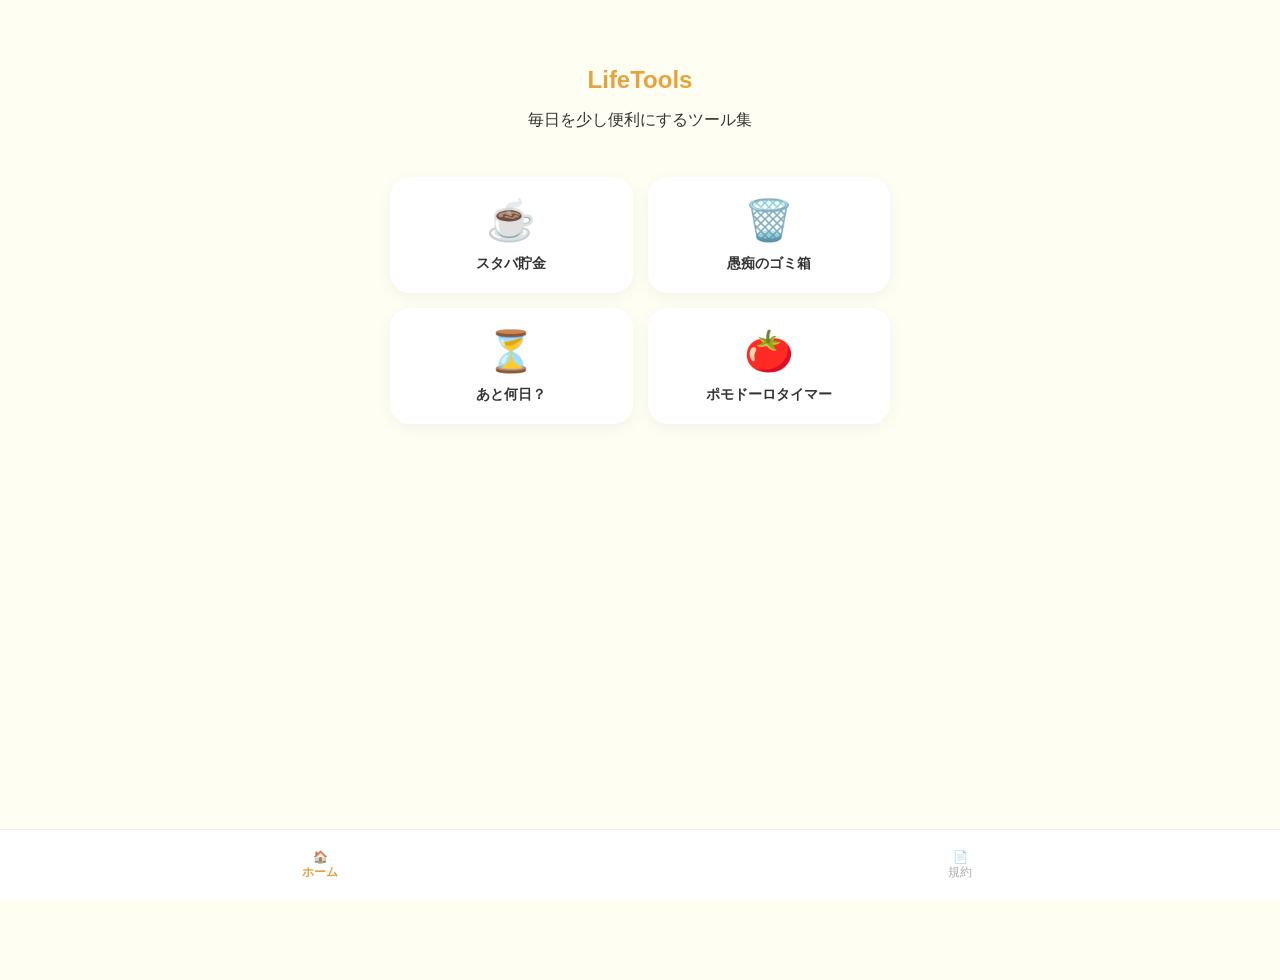
<file: index.html>
<!DOCTYPE html>
<html lang="ja">
<head>
    <script async src="https://pagead2.googlesyndication.com/pagead/js/adsbygoogle.js?client=ca-pub-9924634834401471"
     crossorigin="anonymous"></script>
    <meta charset="UTF-8">
    <meta name="viewport" content="width=device-width, initial-scale=1.0">
    <title>LifeTools - 毎日を便利にするアプリ集</title>
    <link rel="stylesheet" href="style.css">
    <style>
        .portal-header { text-align: center; margin-top: 30px; margin-bottom: 30px; }
        .portal-header h1 { font-size: 24px; color: var(--accent-orange); margin-bottom: 5px; }
        .app-grid { display: grid; grid-template-columns: 1fr 1fr; gap: 15px; width: 100%; max-width: 500px; }
        .app-card {
            background: var(--card-bg); padding: 20px; border-radius: 20px; text-align: center;
            box-shadow: 0 4px 15px rgba(0,0,0,0.05); cursor: pointer; transition: transform 0.2s;
        }
        .app-card:active { transform: scale(0.95); }
        .app-icon { font-size: 40px; margin-bottom: 10px; display: block; }
        .app-name { font-weight: bold; font-size: 14px; }
    </style>
</head>
<body>

    <div class="page">
        <div class="portal-header">
            <h1>LifeTools</h1>
            <p>毎日を少し便利にするツール集</p>
        </div>
        <div class="app-grid">
            <div class="app-card" onclick="location.href='/saving/'">
                <span class="app-icon">☕</span>
                <span class="app-name">スタバ貯金</span>
            </div>
            <div class="app-card" onclick="location.href='/guchi/'">
                <span class="app-icon">🗑️</span>
                <span class="app-name">愚痴のゴミ箱</span>
            </div>
            <div class="app-card" onclick="location.href='/countdown/'">
                <span class="app-icon">⏳</span>
                <span class="app-name">あと何日？</span>
            </div>
            <div class="app-card" onclick="location.href='/pomodoro/'">
                <span class="app-icon">🍅</span>
                <span class="app-name">ポモドーロタイマー</span>
            </div>
        </div>
    </div>

    <nav class="nav-menu">
        <button class="nav-item active-nav" onclick="location.href='/'">🏠<br>ホーム</button>
        <button class="nav-item" onclick="location.href='/privacy/'">📄<br>規約</button>
    </nav>

</body>
</html>
</file>
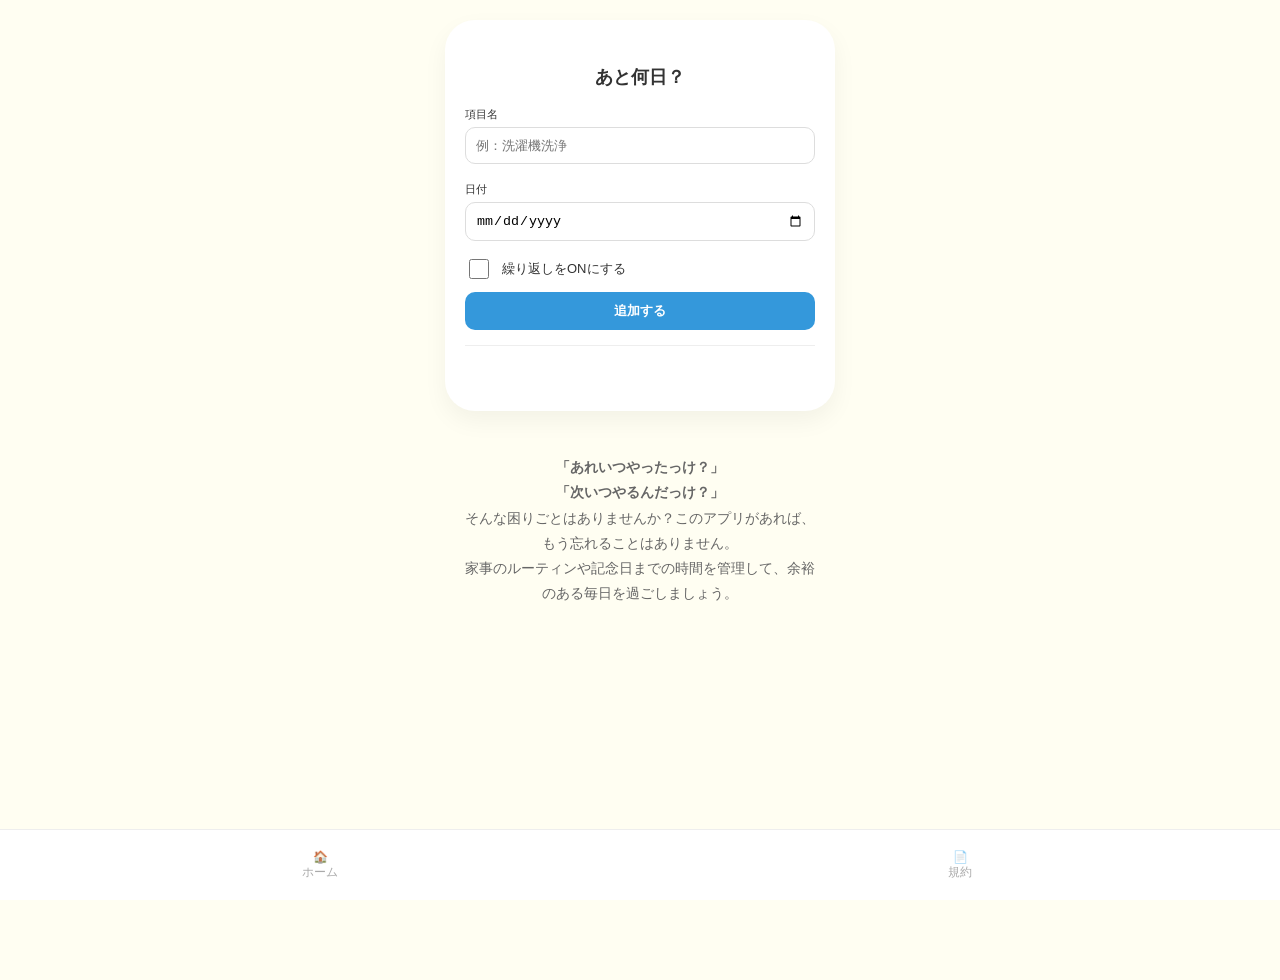
<file: countdown/index.html>
<!DOCTYPE html>
<html lang="ja">
<head>
    <script async src="https://pagead2.googlesyndication.com/pagead/js/adsbygoogle.js?client=ca-pub-9924634834401471"
     crossorigin="anonymous"></script>
    <meta charset="UTF-8">
    <meta name="viewport" content="width=device-width, initial-scale=1.0">
    <title>あと何日？ - LifeTools</title>
    <link rel="stylesheet" href="../style.css">
    <style>
        .app-container {
            background-color: white; padding: 30px 20px; border-radius: 30px;
            box-shadow: 0 10px 25px rgba(0,0,0,0.05); width: 100%; max-width: 350px;
            display: flex; flex-direction: column; align-items: center;
        }
        input[type="text"], input[type="date"], input[type="number"] {
            width: 100%; padding: 10px; margin: 5px 0 15px; border: 1px solid #ddd; 
            border-radius: 10px; box-sizing: border-box;
        }
        .countdown-list { width: 100%; margin-top: 20px; }
        .countdown-item {
            background: #f9f9f9; padding: 15px; border-radius: 15px; margin-bottom: 10px;
            display: flex; justify-content: space-between; align-items: center; width: 100%; box-sizing: border-box;
        }
        .cd-info { flex-grow: 1; }
        .cd-title { font-weight: bold; font-size: 14px; margin-bottom: 5px; }
        .cd-days { font-size: 20px; font-weight: bold; color: var(--accent-blue); }
        .cd-unit { font-size: 12px; margin-left: 2px; }
        .cd-actions { display: flex; flex-direction: column; gap: 5px; margin-left: 10px; }
        .btn-small { border: none; padding: 5px 10px; border-radius: 5px; font-size: 10px; cursor: pointer; color: white; }
        .btn-done { background: var(--accent-green); }
        .btn-del { background: #ccc; }
        .app-description {
            margin-top: 30px; font-size: 14px; color: #666; line-height: 1.8;
            max-width: 350px; text-align: center;
        }
    </style>
</head>
<body>

    <div class="page active">
        <div class="app-container">
            <h2 style="font-size:18px; margin-bottom:15px;">あと何日？</h2>
            
            <div style="width:100%; border-bottom:1px solid #eee; padding-bottom:15px; margin-bottom:15px;">
                <label style="font-size:11px;">項目名</label>
                <input type="text" id="cd-name" placeholder="例：洗濯機洗浄">
                <label style="font-size:11px;">日付</label>
                <input type="date" id="cd-date">
                
                <div style="display:flex; align-items:center; gap:10px; margin-bottom:10px;">
                    <input type="checkbox" id="cd-repeat" style="width:20px; height:20px;">
                    <label for="cd-repeat" style="font-size:13px;">繰り返しをONにする</label>
                </div>
                <div id="repeat-options" style="display:none;">
                    <label style="font-size:11px;">繰り返し日数</label>
                    <input type="number" id="cd-days-input" placeholder="例：90" min="1">
                </div>
                
                <button onclick="addCountdown()" style="background:var(--accent-blue); color:white; border:none; width:100%; padding:10px; border-radius:10px; font-weight:bold; cursor:pointer;">追加する</button>
            </div>

            <div id="countdown-list" class="countdown-list"></div>
        </div>

        <div class="app-description">
            <p><strong>「あれいつやったっけ？」<br>「次いつやるんだっけ？」</strong><br>
            そんな困りごとはありませんか？このアプリがあれば、もう忘れることはありません。<br>
            家事のルーティンや記念日までの時間を管理して、余裕のある毎日を過ごしましょう。</p>
        </div>

        <div style="height: 100px;"></div>
    </div>

    <nav class="nav-menu">
        <button class="nav-item" onclick="location.href='/'">🏠<br>ホーム</button>
        <button class="nav-item" onclick="location.href='/privacy/'">📄<br>規約</button>
    </nav>

    <script>
        let countdowns = JSON.parse(localStorage.getItem('myCountdowns')) || [];
        const repeatCheck = document.getElementById('cd-repeat');
        const repeatOptions = document.getElementById('repeat-options');
        repeatCheck.addEventListener('change', () => { repeatOptions.style.display = repeatCheck.checked ? 'block' : 'none'; });

        function addCountdown() {
            const name = document.getElementById('cd-name').value;
            const date = document.getElementById('cd-date').value;
            const isRepeat = document.getElementById('cd-repeat').checked;
            const repeatDays = parseInt(document.getElementById('cd-days-input').value) || 0;
            if(!name || !date) return;
            countdowns.push({ id: Date.now(), name, targetDate: date, isRepeat, repeatDays });
            saveAndRenderCountdowns();
            document.getElementById('cd-name').value = '';
            document.getElementById('cd-date').value = '';
        }

        function saveAndRenderCountdowns() {
            localStorage.setItem('myCountdowns', JSON.stringify(countdowns));
            const list = document.getElementById('countdown-list');
            list.innerHTML = '';
            const today = new Date();
            today.setHours(0,0,0,0);

            countdowns.sort((a,b) => new Date(a.targetDate) - new Date(b.targetDate)).forEach(cd => {
                const target = new Date(cd.targetDate);
                target.setHours(0,0,0,0);
                const diffTime = target - today;
                const diffDays = Math.ceil(diffTime / (1000 * 60 * 60 * 24));
                
                const item = document.createElement('div');
                item.className = 'countdown-item';
                item.innerHTML = `
                    <div class="cd-info">
                        <div class="cd-title">${cd.name}${cd.isRepeat ? ' 🔄' : ''}</div>
                        <div class="cd-days">${diffDays <= 0 ? (diffDays === 0 ? '当日' : '期限切れ') : diffDays}<span class="cd-unit">${diffDays > 0 ? '日' : ''}</span></div>
                    </div>
                    <div class="cd-actions">
                        ${cd.isRepeat ? `<button class="btn-small btn-done" onclick="completeCountdown(${cd.id})">完了</button>` : ''}
                        <button class="btn-small btn-del" onclick="deleteCountdown(${cd.id})">削除</button>
                    </div>
                `;
                list.appendChild(item);
            });
        }

        function completeCountdown(id) {
            const idx = countdowns.findIndex(c => c.id === id);
            if(idx !== -1 && countdowns[idx].isRepeat) {
                const nextDate = new Date(countdowns[idx].targetDate);
                nextDate.setDate(nextDate.getDate() + countdowns[idx].repeatDays);
                countdowns[idx].targetDate = nextDate.toISOString().split('T')[0];
                saveAndRenderCountdowns();
            }
        }

        function deleteCountdown(id) {
            countdowns = countdowns.filter(c => c.id !== id);
            saveAndRenderCountdowns();
        }
        saveAndRenderCountdowns();
    </script>
</body>
</html>
</file>
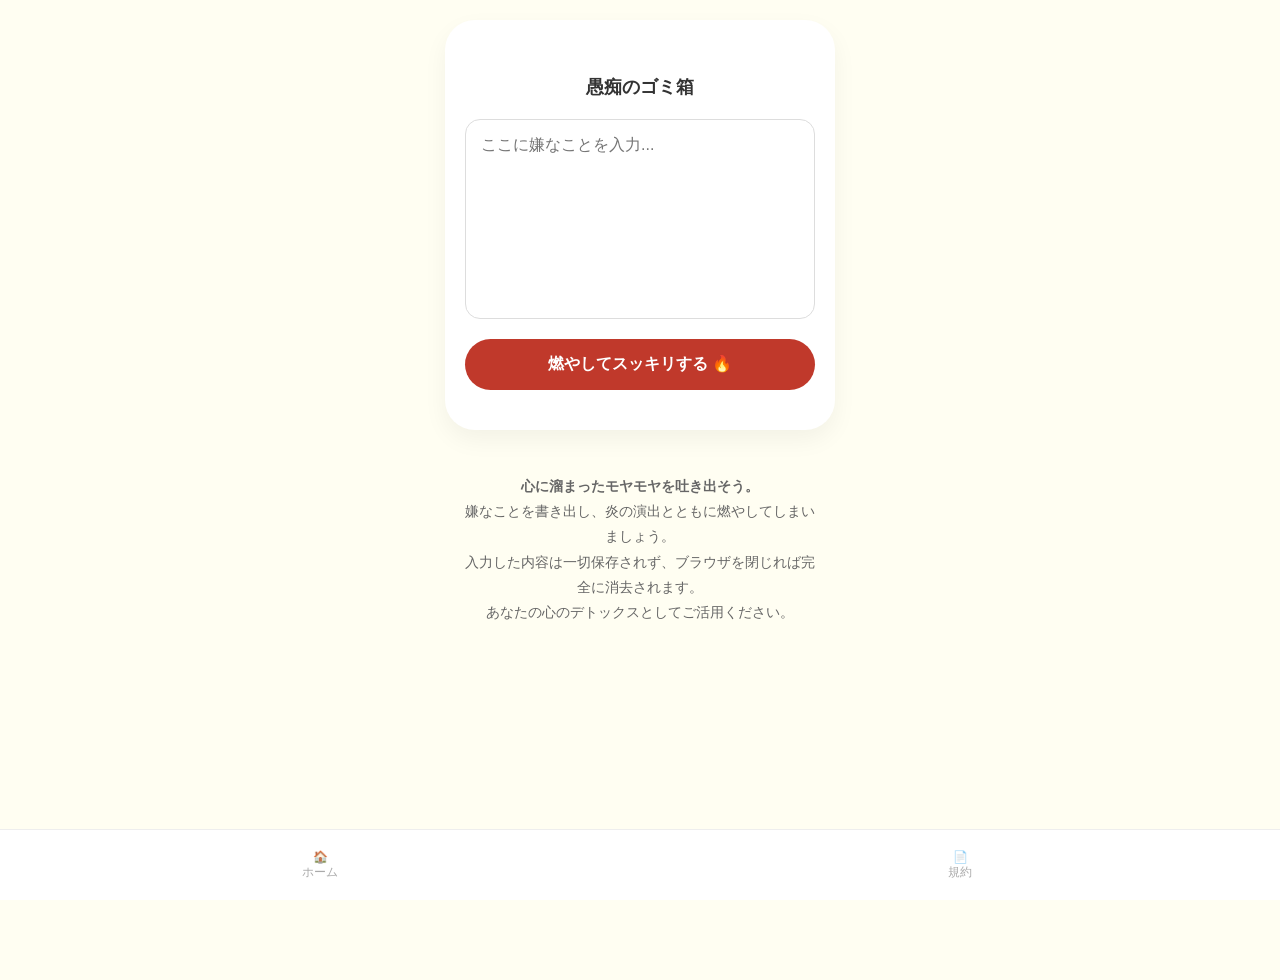
<file: guchi/index.html>
<!DOCTYPE html>
<html lang="ja">
<head>
    <script async src="https://pagead2.googlesyndication.com/pagead/js/adsbygoogle.js?client=ca-pub-9924634834401471"
     crossorigin="anonymous"></script>
    <meta charset="UTF-8">
    <meta name="viewport" content="width=device-width, initial-scale=1.0">
    <title>愚痴のゴミ箱 - LifeTools</title>
    <link rel="stylesheet" href="../style.css">
    <style>
        .app-container {
            background-color: white; 
            padding: 40px 20px; 
            border-radius: 30px;
            box-shadow: 0 10px 25px rgba(0,0,0,0.05); 
            width: 100%; 
            max-width: 350px;
            display: flex; 
            flex-direction: column; 
            align-items: center;
            position: relative;
        }
        .guchi-area { 
            width: 100%; height: 200px; padding: 15px; border: 1px solid #ddd; 
            border-radius: 15px; font-size: 16px; margin-bottom: 20px; 
            box-sizing: border-box; font-family: inherit; resize: none; 
        }
        .burn-button { 
            background-color: var(--accent-red); color: white; border: none; 
            padding: 15px 30px; border-radius: 30px; font-weight: bold; 
            cursor: pointer; width: 100%; font-size: 16px; 
        }
        .app-description {
            margin-top: 30px; font-size: 14px; color: #666; line-height: 1.8;
            max-width: 350px; text-align: center;
        }
        /* 炎の演出 */
        #fire-overlay { 
            position: absolute; top: 0; left: 0; width: 100%; height: 100%; 
            background: rgba(0,0,0,0.85); border-radius: 30px; display: none; 
            flex-direction: column; align-items: center; justify-content: center; 
            z-index: 100; overflow: hidden; 
        }
        .burning-paper { 
            color: #333; background: #fff; padding: 25px; width: 85%; 
            text-align: center; border-radius: 5px; position: relative; 
            box-shadow: 0 0 20px rgba(255,100,0,0.5); animation: burnAway 4.5s forwards; 
            font-size: 16px; word-wrap: break-word; z-index: 102; 
        }
        @keyframes burnAway { 
            0% { transform: scale(1); opacity: 1; filter: sepia(0) brightness(1); } 
            40% { filter: sepia(1) brightness(0.6) contrast(1.2); } 
            100% { transform: scale(0.7) translateY(-40px); opacity: 0; filter: brightness(0); } 
        }
        .fire-emoji-large { 
            position: absolute; font-size: 200px; bottom: -40px; left: 50%; 
            transform: translateX(-50%); filter: drop-shadow(0 0 30px orange); 
            animation: flicker-large 0.6s infinite alternate; pointer-events: none; 
            z-index: 101; width: 100%; text-align: center; 
        }
        @keyframes flicker-large { 
            from { transform: translateX(-50%) translateY(0) scale(1.0); opacity: 0.9; } 
            to { transform: translateX(-50%) translateY(-25px) scale(1.1); opacity: 1; } 
        }
    </style>
</head>
<body>

    <div class="page active">
        <div class="app-container">
            <h2 style="font-size: 18px; margin-bottom: 20px;">愚痴のゴミ箱</h2>
            <textarea id="guchi-input" class="guchi-area" placeholder="ここに嫌なことを入力..."></textarea>
            <button class="burn-button" onclick="startBurning()">燃やしてスッキリする 🔥</button>

            <div id="fire-overlay">
                <div class="burning-paper" id="burning-paper"></div>
                <div class="fire-emoji-large">🔥</div>
            </div>
        </div>

        <div class="app-description">
            <p><strong>心に溜まったモヤモヤを吐き出そう。</strong><br>
            嫌なことを書き出し、炎の演出とともに燃やしてしまいましょう。<br>
            入力した内容は一切保存されず、ブラウザを閉じれば完全に消去されます。<br>
            あなたの心のデトックスとしてご活用ください。</p>
        </div>

        <div style="height: 100px;"></div>
    </div>

    <nav class="nav-menu">
        <button class="nav-item" onclick="location.href='/'">🏠<br>ホーム</button>
        <button class="nav-item" onclick="location.href='/privacy/'">📄<br>規約</button>
    </nav>

    <script>
        function startBurning() {
            const input = document.getElementById('guchi-input');
            const text = input.value.trim();
            if (!text) return;
            const overlay = document.getElementById('fire-overlay');
            const paper = document.getElementById('burning-paper');
            paper.innerText = text; 
            overlay.style.display = 'flex';
            setTimeout(() => { 
                overlay.style.display = 'none'; 
                input.value = ''; 
            }, 4500);
        }
    </script>
</body>
</html>
</file>
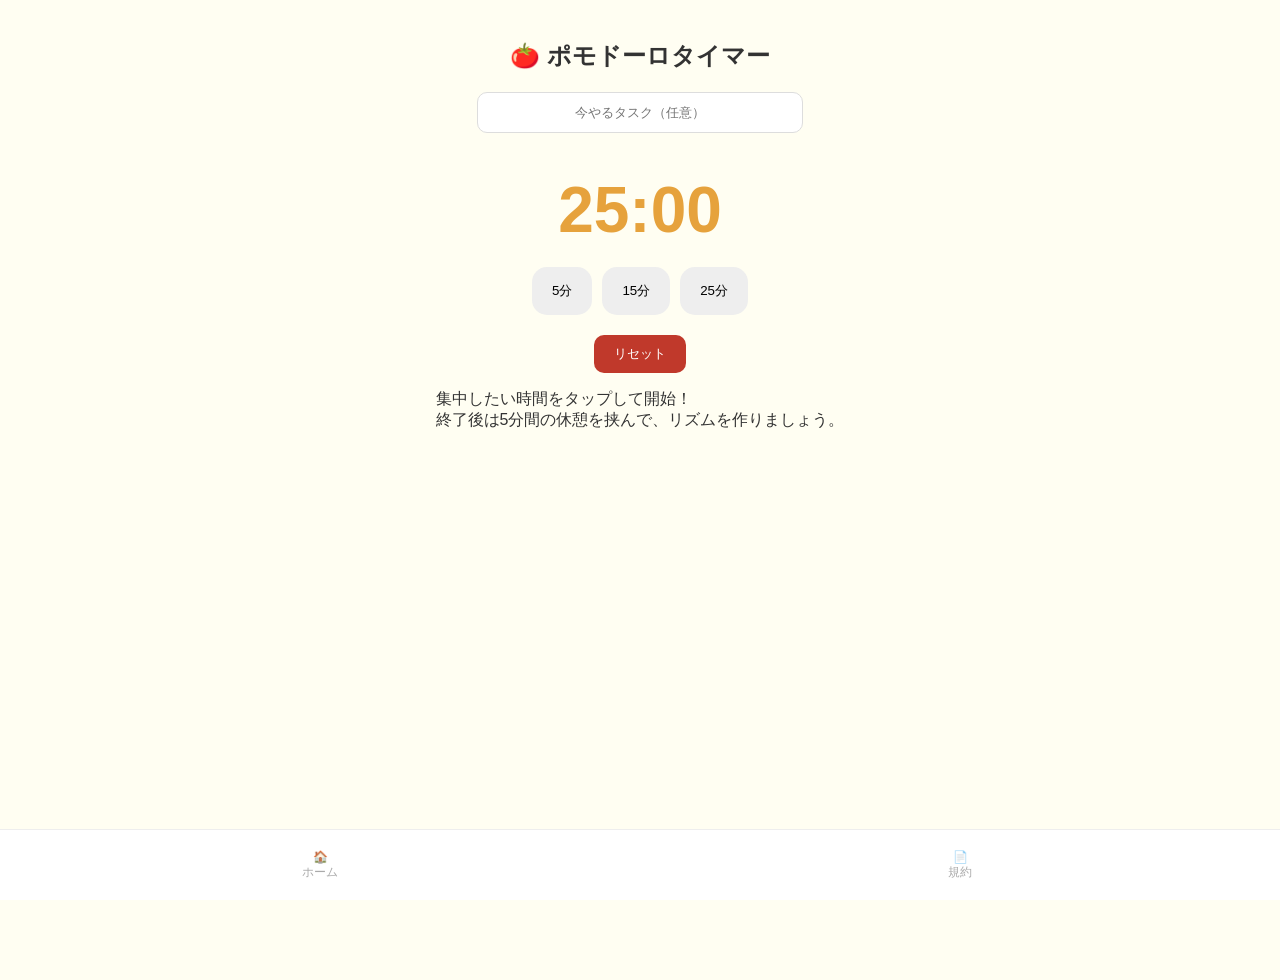
<file: pomodoro/index.html>
<!DOCTYPE html>
<html lang="ja">
<head>
    <script async src="https://pagead2.googlesyndication.com/pagead/js/adsbygoogle.js?client=ca-pub-9924634834401471"
     crossorigin="anonymous"></script>
    <meta charset="UTF-8">
    <meta name="viewport" content="width=device-width, initial-scale=1.0">
    <title>ポモドーロタイマー - LifeTools</title>
    <link rel="stylesheet" href="../style.css">
    <style>
        .timer-display { font-size: 64px; font-weight: bold; margin: 20px 0; color: var(--accent-orange); }
        .btn-group { display: flex; gap: 10px; margin-bottom: 20px; }
        .btn-time { padding: 15px 20px; border-radius: 15px; border: none; background: #eee; cursor: pointer; }
        .btn-reset { background: var(--accent-red); color: white; padding: 10px 20px; border-radius: 10px; border: none; cursor: pointer; }
        .task-input { width: 100%; max-width: 300px; padding: 12px; border: 1px solid #ddd; border-radius: 10px; margin-bottom: 20px; text-align: center; }
    </style>
</head>
<body>

    <div class="page">
        <h2>🍅 ポモドーロタイマー</h2>
        <input type="text" id="task-name" class="task-input" placeholder="今やるタスク（任意）">
        
        <div class="timer-display" id="display">25:00</div>
        
        <div class="btn-group">
            <button class="btn-time" onclick="startTimer(5)">5分</button>
            <button class="btn-time" onclick="startTimer(15)">15分</button>
            <button class="btn-time" onclick="startTimer(25)">25分</button>
        </div>
        
        <button class="btn-reset" onclick="resetTimer()">リセット</button>

        <div class="app-description">
            <p>集中したい時間をタップして開始！<br>終了後は5分間の休憩を挟んで、リズムを作りましょう。</p>
        </div>

        <nav class="nav-menu">
            <button class="nav-item" onclick="location.href='/'">🏠<br>ホーム</button>
            <button class="nav-item" onclick="location.href='/privacy/'">📄<br>規約</button>
        </nav>
    </div>

    <script>
        let timer;
        let timeLeft;
        const display = document.getElementById('display');

        function startTimer(minutes) {
            clearInterval(timer);
            timeLeft = minutes * 60;
            updateDisplay();
            timer = setInterval(() => {
                timeLeft--;
                updateDisplay();
                if (timeLeft <= 0) {
                    clearInterval(timer);
                    alert("時間です！休憩しましょう🍅");
                }
            }, 1000);
        }

        function updateDisplay() {
            const m = Math.floor(timeLeft / 60);
            const s = timeLeft % 60;
            display.innerText = `${m.toString().padStart(2, '0')}:${s.toString().padStart(2, '0')}`;
        }

        function resetTimer() {
            clearInterval(timer);
            timeLeft = 0;
            display.innerText = "00:00";
        }
    </script>
</body>
</html>
</file>
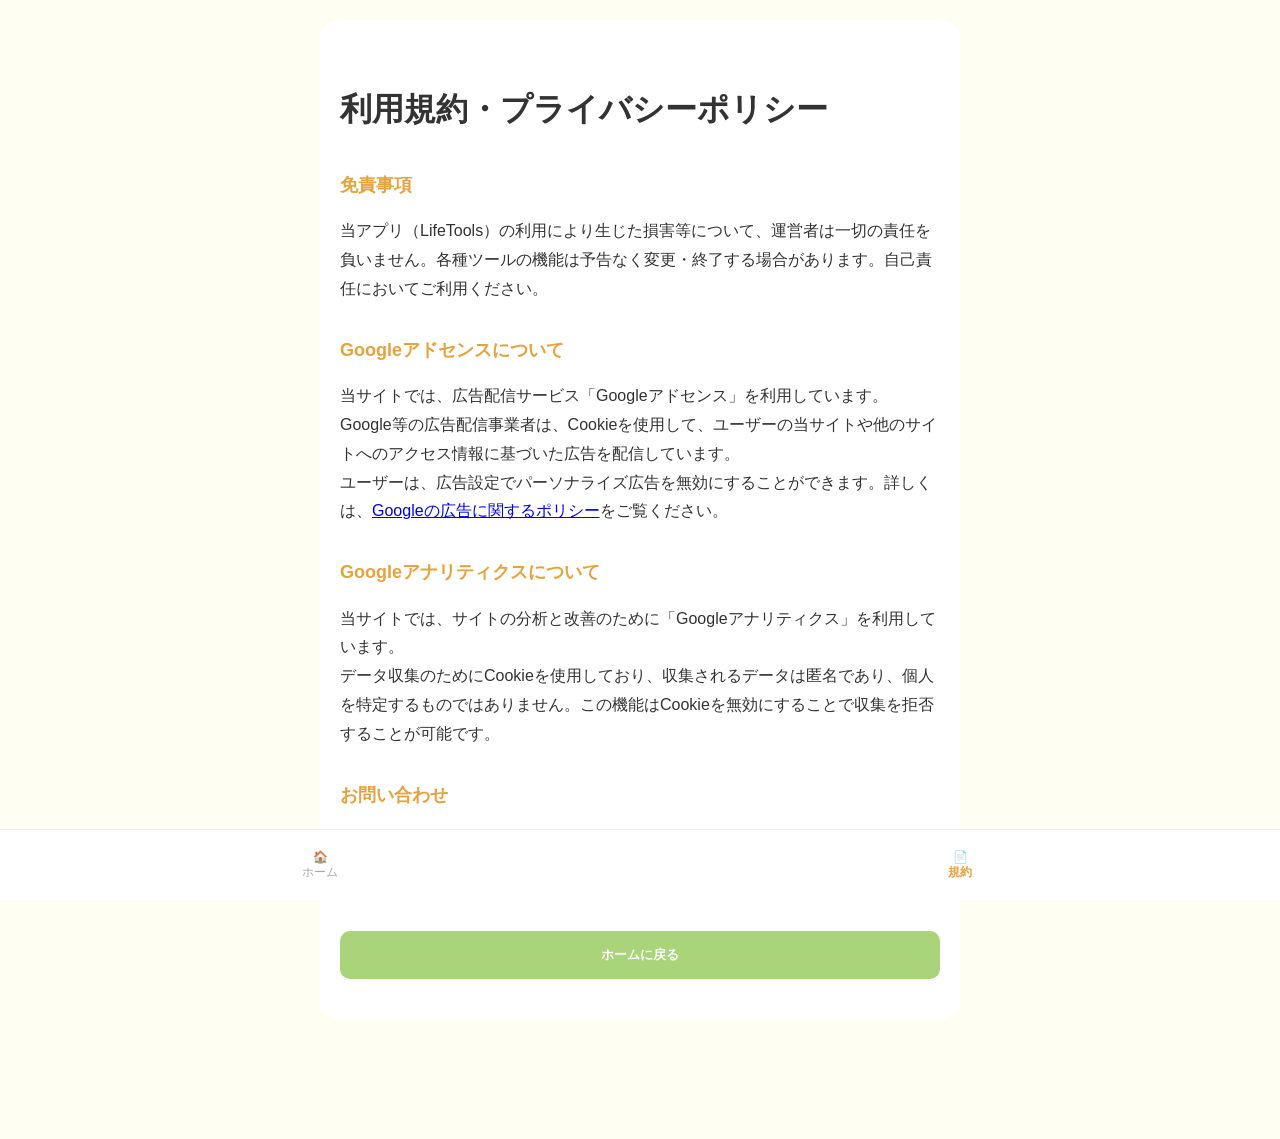
<file: privacy/index.html>
<!DOCTYPE html>
<html lang="ja">
<head>
    <script async src="https://pagead2.googlesyndication.com/pagead/js/adsbygoogle.js?client=ca-pub-9924634834401471"
     crossorigin="anonymous"></script>
    <meta charset="UTF-8">
    <meta name="viewport" content="width=device-width, initial-scale=1.0">
    <title>利用規約・プライバシーポリシー - LifeTools</title>
    <link rel="stylesheet" href="../style.css">
    <style>
        .privacy-container {
            max-width: 600px;
            margin: 0 auto;
            padding: 40px 20px;
            background: white;
            border-radius: 20px;
            line-height: 1.8;
            margin-bottom: 20px;
        }
        h2 { font-size: 18px; color: var(--accent-orange); margin-top: 30px; }
    </style>
</head>
<body>

    <div class="page">
        <div class="privacy-container">
            <h1>利用規約・プライバシーポリシー</h1>
            
            <h2>免責事項</h2>
            <p>当アプリ（LifeTools）の利用により生じた損害等について、運営者は一切の責任を負いません。各種ツールの機能は予告なく変更・終了する場合があります。自己責任においてご利用ください。</p>

            <h2>Googleアドセンスについて</h2>
            <p>当サイトでは、広告配信サービス「Googleアドセンス」を利用しています。<br>
            Google等の広告配信事業者は、Cookieを使用して、ユーザーの当サイトや他のサイトへのアクセス情報に基づいた広告を配信しています。<br>
            ユーザーは、広告設定でパーソナライズ広告を無効にすることができます。詳しくは、<a href="https://policies.google.com/technologies/ads" target="_blank">Googleの広告に関するポリシー</a>をご覧ください。</p>

            <h2>Googleアナリティクスについて</h2>
            <p>当サイトでは、サイトの分析と改善のために「Googleアナリティクス」を利用しています。<br>
            データ収集のためにCookieを使用しており、収集されるデータは匿名であり、個人を特定するものではありません。この機能はCookieを無効にすることで収集を拒否することが可能です。</p>

            <h2>お問い合わせ</h2>
            <p>ご意見・ご質問は下記アドレスまでご連絡ください。<br>
            <a href="mailto:kaede01234543210@gmail.com">kaede01234543210@gmail.com</a></p>

            <button onclick="location.href='/'" style="width:100%; padding:15px; margin-top:30px; border-radius:10px; border:none; background:var(--accent-green); color:white; font-weight:bold; cursor:pointer;">
                ホームに戻る
            </button>
        </div>
        
        <nav class="nav-menu">
            <button class="nav-item" onclick="location.href='/'">🏠<br>ホーム</button>
            <button class="nav-item active-nav" onclick="location.href='/privacy/'">📄<br>規約</button>
        </nav>
    </div>

</body>
</html>
</file>
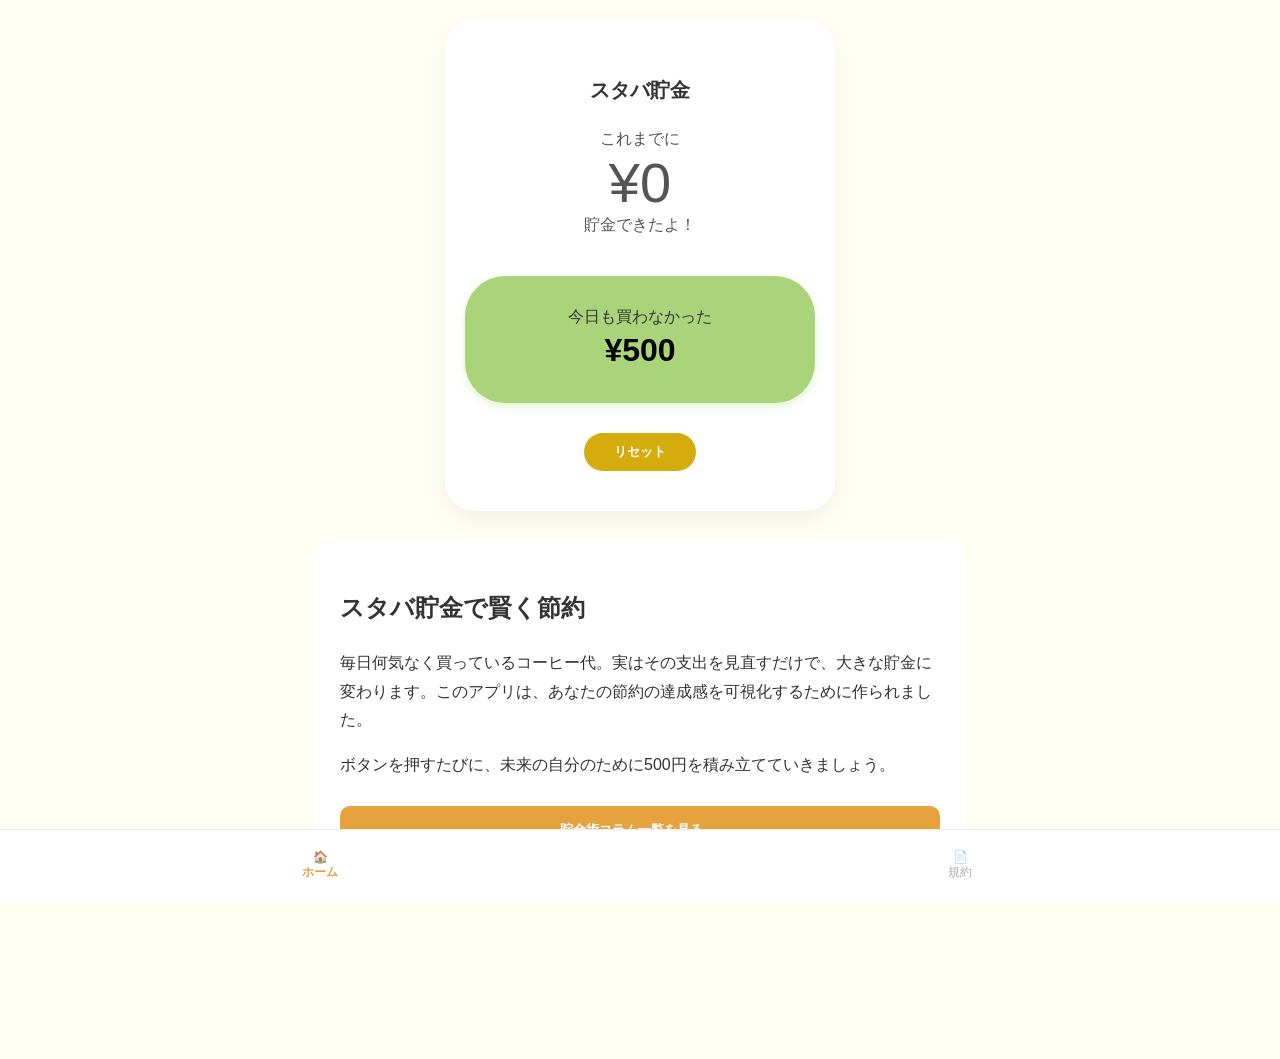
<file: saving/index.html>
<!DOCTYPE html>
<html lang="ja">
<head>
    <script async src="https://pagead2.googlesyndication.com/pagead/js/adsbygoogle.js?client=ca-pub-9924634834401471"
     crossorigin="anonymous"></script>
    <meta charset="UTF-8">
    <meta name="viewport" content="width=device-width, initial-scale=1.0">
    <title>スタバ貯金 - LifeTools</title>
    <link rel="stylesheet" href="../style.css">
    <style>
        /* スタバ貯金専用の微調整 */
        .app-container {
            background-color: white; 
            padding: 40px 20px; 
            border-radius: 30px;
            box-shadow: 0 10px 25px rgba(0,0,0,0.05); 
            width: 100%; 
            max-width: 350px;
            display: flex; 
            flex-direction: column; 
            align-items: center;
        }
        .save-button {
            background-color: #a9d479; /* 添付画像の緑 */
            border: none; 
            padding: 30px 20px; 
            border-radius: 40px; /* 大きめの角丸 */
            width: 100%; 
            cursor: pointer; 
            box-shadow: 0 4px 10px rgba(169, 212, 121, 0.3);
            display: flex;
            flex-direction: column;
            align-items: center;
            line-height: 1.4;
        }
        .reset-button {
            background: #d4ac0d; /* 添付画像のオレンジゴールド */
            color: white;
            border: none; 
            padding: 10px 30px; 
            border-radius: 20px; 
            margin-top: 30px; 
            font-weight: bold; 
            cursor: pointer;
        }
    </style>
</head>
<body>

    <div class="page active">
        <div class="app-container">
            <h2 style="font-size: 20px; margin-bottom: 25px; color: #333;">スタバ貯金</h2>
            
            <div style="text-align:center; margin-bottom:40px; color: #555;">
                <p style="margin: 0;">これまでに</p>
                <span class="total-amount" style="font-size: 56px; margin: 10px 0;">¥<span id="balance">0</span></span>
                <p style="margin: 0;">貯金できたよ！</p>
            </div>

            <button class="save-button" onclick="addMoney()">
                <span style="font-size:16px; color:#333;">今日も買わなかった</span>
                <span style="font-size:32px; font-weight:bold; color:#000;">¥500</span>
            </button>

            <button class="reset-button" onclick="openResetModal()">リセット</button>
        </div>

        <article class="detail-content" style="margin-top: 30px; margin-bottom: 80px;">
            <h2>スタバ貯金で賢く節約</h2>
            <p>毎日何気なく買っているコーヒー代。実はその支出を見直すだけで、大きな貯金に変わります。このアプリは、あなたの節約の達成感を可視化するために作られました。</p>
            <p>ボタンを押すたびに、未来の自分のために500円を積み立てていきましょう。</p>
            <button onclick="location.href='/saving/tips/'" style="width:100%; padding:15px; background:var(--accent-orange); color:white; border:none; border-radius:10px; font-weight:bold; cursor:pointer; margin-top:10px;">
                貯金術コラム一覧を見る →
            </button>
        </article>
    </div>

    <!-- ホームに戻るナビゲーション -->
    <nav class="nav-menu">
        <button class="nav-item active-nav" onclick="location.href='/'">🏠<br>ホーム</button>
        <button class="nav-item" onclick="location.href='/privacy/'">📄<br>規約</button>
    </nav>

    <script>
        let currentBalance = parseInt(localStorage.getItem('mySavingAppBalance')) || 0;
        const balanceDisplay = document.getElementById('balance');
        balanceDisplay.innerText = currentBalance.toLocaleString();

        function addMoney() { 
            currentBalance += 500; 
            balanceDisplay.innerText = currentBalance.toLocaleString(); 
            localStorage.setItem('mySavingAppBalance', currentBalance); 
        }

        function openResetModal() {
            if(confirm('本当にリセットしますか？')) {
                currentBalance = 0;
                balanceDisplay.innerText = '0';
                localStorage.setItem('mySavingAppBalance', 0);
            }
        }
    </script>
</body>
</html>
</file>
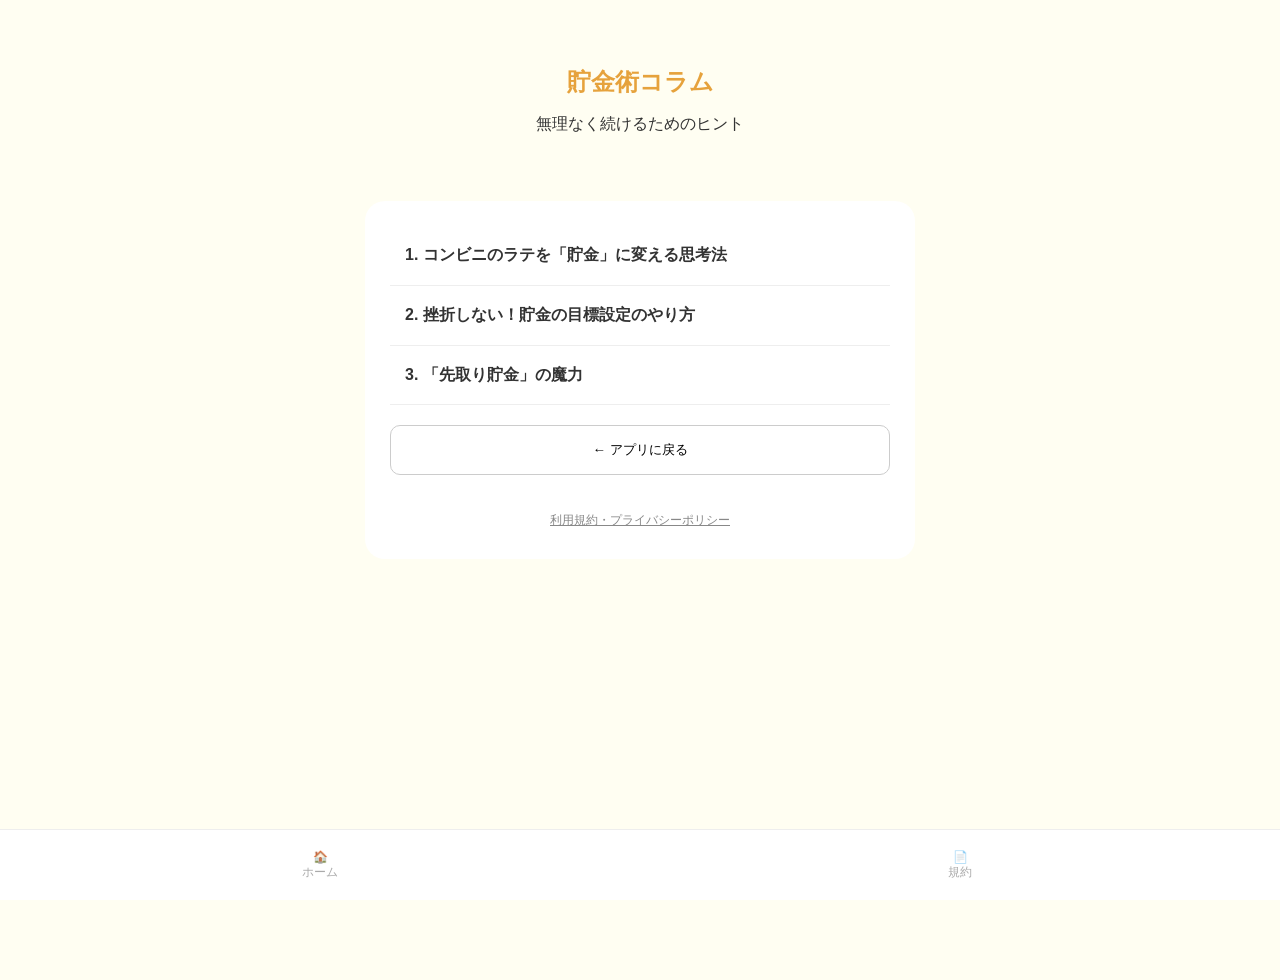
<file: saving/tips/index.html>
<!DOCTYPE html>
<html lang="ja">
<head>
    <script async src="https://pagead2.googlesyndication.com/pagead/js/adsbygoogle.js?client=ca-pub-9924634834401471"
     crossorigin="anonymous"></script>
    <meta charset="UTF-8">
    <meta name="viewport" content="width=device-width, initial-scale=1.0">
    <title>スタバ貯金術コラム一覧 - LifeTools</title>
    <link rel="stylesheet" href="../../style.css">
    <style>
        /* 指マークとホバー演出の追加 */
        .article-item {
            cursor: pointer;
            transition: transform 0.2s, background-color 0.2s;
            padding: 15px;
            border-bottom: 1px solid #eee;
        }
        .article-item:hover {
            transform: translateY(-2px);
            background-color: #f9f9f9;
        }
    </style>
</head>
<body>

    <div class="page active">
        <div class="portal-header">
            <h1>貯金術コラム</h1>
            <p>無理なく続けるためのヒント</p>
        </div>

        <div class="detail-content" style="max-width: 500px;">
            <div class="article-item" onclick="location.href='detail1.html'">
                <strong>1. コンビニのラテを「貯金」に変える思考法</strong>
            </div>
            <div class="article-item" onclick="location.href='detail2.html'">
                <strong>2. 挫折しない！貯金の目標設定のやり方</strong>
            </div>
            <div class="article-item" onclick="location.href='detail3.html'">
                <strong>3. 「先取り貯金」の魔力</strong>
            </div>
            
            <button onclick="location.href='/saving/'" style="width:100%; padding:15px; background:transparent; border:1px solid #ccc; border-radius:10px; margin-top:20px; cursor:pointer;">
                ← アプリに戻る
            </button>

            <div style="margin-top: 30px; text-align: center;">
                <a href="/privacy/" style="font-size: 12px; color: #888; text-decoration: underline;">利用規約・プライバシーポリシー</a>
            </div>
        </div>

        <nav class="nav-menu">
            <button class="nav-item" onclick="location.href='/'">🏠<br>ホーム</button>
            <button class="nav-item" onclick="location.href='/privacy/'">📄<br>規約</button>
        </nav>
        
        <div style="height: 80px;"></div>
    </div>

</body>
</html>
</file>
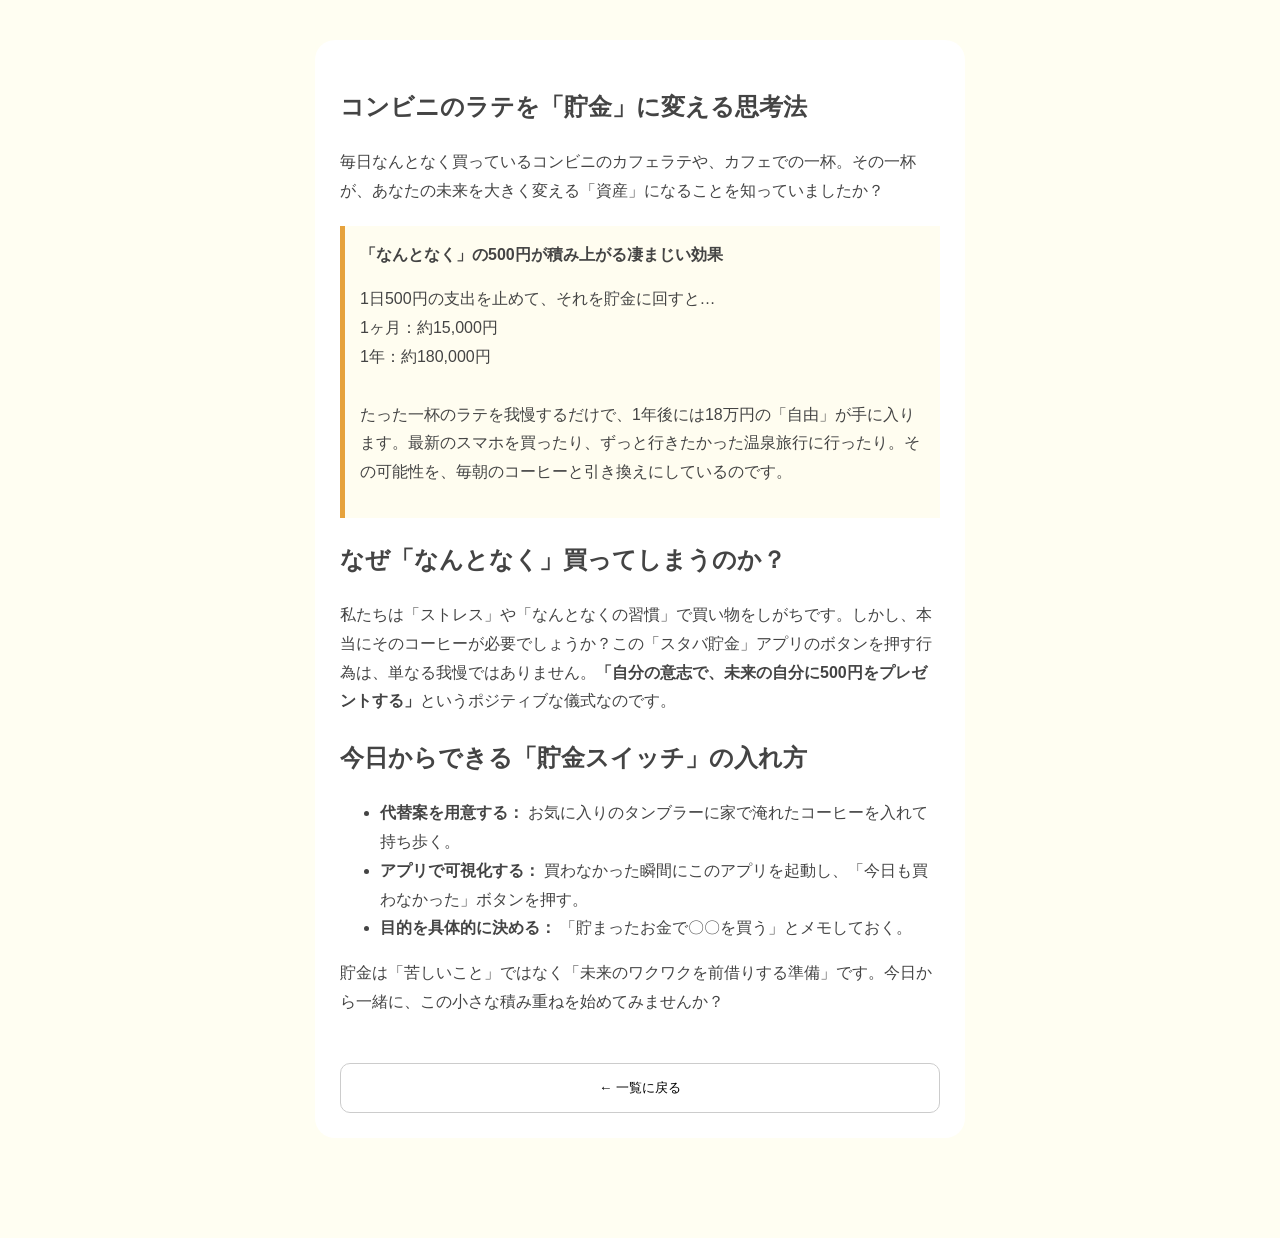
<file: saving/tips/detail1.html>
<!DOCTYPE html>
<html lang="ja">
<head>
    <meta charset="UTF-8">
    <meta name="viewport" content="width=device-width, initial-scale=1.0">
    <title>コンビニのラテを「貯金」に変える思考法 - スタバ貯金コラム</title>
    <link rel="stylesheet" href="../../style.css">
    <style>
        .article-body { font-size: 16px; line-height: 1.8; color: #444; }
        .highlight-box { background: #fffdf0; border-left: 5px solid var(--accent-orange); padding: 15px; margin: 20px 0; }
    </style>
</head>
<body>

    <div class="page active">
        <article class="detail-content article-body">
            <h1>コンビニのラテを「貯金」に変える思考法</h1>
            <p>毎日なんとなく買っているコンビニのカフェラテや、カフェでの一杯。その一杯が、あなたの未来を大きく変える「資産」になることを知っていましたか？</p>

            <div class="highlight-box">
                <strong>「なんとなく」の500円が積み上がる凄まじい効果</strong>
                <p>1日500円の支出を止めて、それを貯金に回すと…<br>
                1ヶ月：約15,000円<br>
                1年：約180,000円<br>
                <br>
                たった一杯のラテを我慢するだけで、1年後には18万円の「自由」が手に入ります。最新のスマホを買ったり、ずっと行きたかった温泉旅行に行ったり。その可能性を、毎朝のコーヒーと引き換えにしているのです。</p>
            </div>

            <h2>なぜ「なんとなく」買ってしまうのか？</h2>
            <p>私たちは「ストレス」や「なんとなくの習慣」で買い物をしがちです。しかし、本当にそのコーヒーが必要でしょうか？この「スタバ貯金」アプリのボタンを押す行為は、単なる我慢ではありません。<strong>「自分の意志で、未来の自分に500円をプレゼントする」</strong>というポジティブな儀式なのです。</p>

            <h2>今日からできる「貯金スイッチ」の入れ方</h2>
            <ul>
                <li><strong>代替案を用意する：</strong> お気に入りのタンブラーに家で淹れたコーヒーを入れて持ち歩く。</li>
                <li><strong>アプリで可視化する：</strong> 買わなかった瞬間にこのアプリを起動し、「今日も買わなかった」ボタンを押す。</li>
                <li><strong>目的を具体的に決める：</strong> 「貯まったお金で〇〇を買う」とメモしておく。</li>
            </ul>

            <p>貯金は「苦しいこと」ではなく「未来のワクワクを前借りする準備」です。今日から一緒に、この小さな積み重ねを始めてみませんか？</p>
            
            <button onclick="location.href='../tips/'" style="width:100%; margin-top:30px; padding:15px; border-radius:10px; border:1px solid #ccc; background:white; cursor:pointer;">
                ← 一覧に戻る
            </button>
        </article>
    </div>

</body>
</html>
</file>
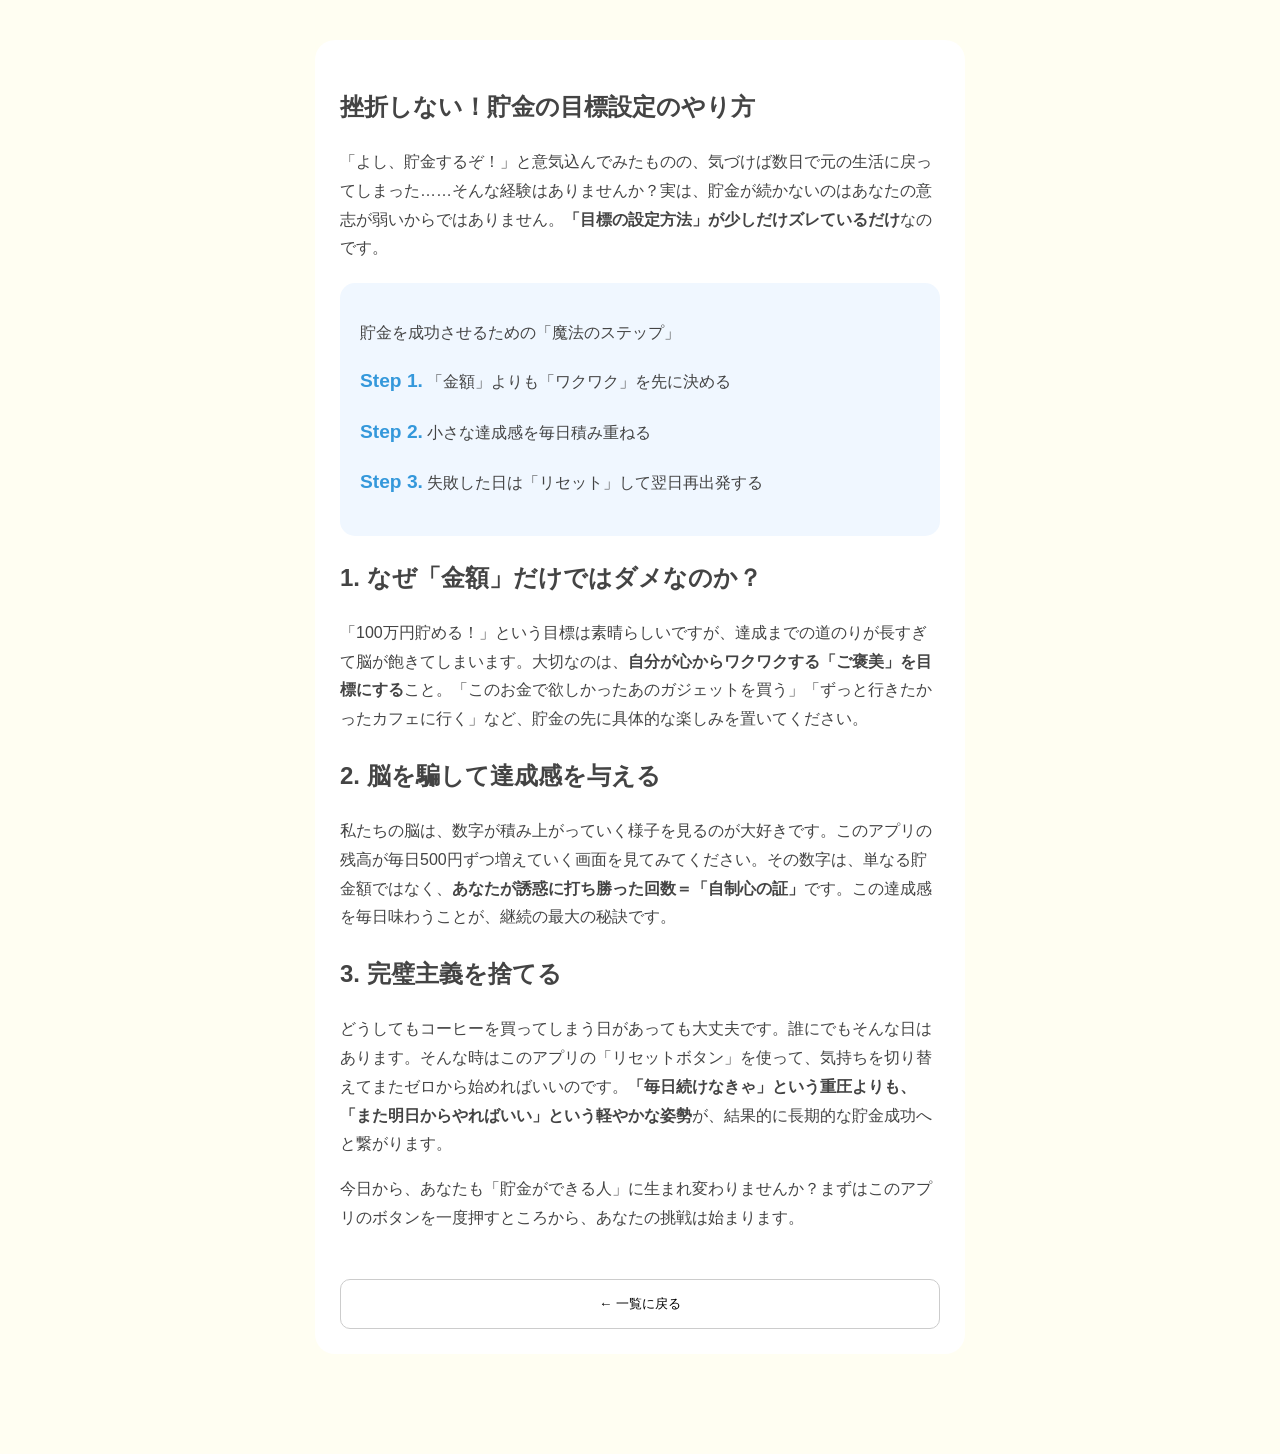
<file: saving/tips/detail2.html>
<!DOCTYPE html>
<html lang="ja">
<head>
    <meta charset="UTF-8">
    <meta name="viewport" content="width=device-width, initial-scale=1.0">
    <title>挫折しない！貯金の目標設定のやり方 - スタバ貯金コラム</title>
    <link rel="stylesheet" href="../../style.css">
    <style>
        .article-body { font-size: 16px; line-height: 1.8; color: #444; }
        .step-box { background: #f0f7ff; border-radius: 15px; padding: 20px; margin: 20px 0; }
        .step-num { font-weight: bold; color: var(--accent-blue); font-size: 1.2em; }
    </style>
</head>
<body>

    <div class="page active">
        <article class="detail-content article-body">
            <h1>挫折しない！貯金の目標設定のやり方</h1>
            <p>「よし、貯金するぞ！」と意気込んでみたものの、気づけば数日で元の生活に戻ってしまった……そんな経験はありませんか？実は、貯金が続かないのはあなたの意志が弱いからではありません。<strong>「目標の設定方法」が少しだけズレているだけ</strong>なのです。</p>

            <div class="step-box">
                <p>貯金を成功させるための「魔法のステップ」</p>
                <p><span class="step-num">Step 1.</span> 「金額」よりも「ワクワク」を先に決める</p>
                <p><span class="step-num">Step 2.</span> 小さな達成感を毎日積み重ねる</p>
                <p><span class="step-num">Step 3.</span> 失敗した日は「リセット」して翌日再出発する</p>
            </div>

            <h2>1. なぜ「金額」だけではダメなのか？</h2>
            <p>「100万円貯める！」という目標は素晴らしいですが、達成までの道のりが長すぎて脳が飽きてしまいます。大切なのは、<strong>自分が心からワクワクする「ご褒美」を目標にする</strong>こと。「このお金で欲しかったあのガジェットを買う」「ずっと行きたかったカフェに行く」など、貯金の先に具体的な楽しみを置いてください。</p>

            <h2>2. 脳を騙して達成感を与える</h2>
            <p>私たちの脳は、数字が積み上がっていく様子を見るのが大好きです。このアプリの残高が毎日500円ずつ増えていく画面を見てみてください。その数字は、単なる貯金額ではなく、<strong>あなたが誘惑に打ち勝った回数＝「自制心の証」</strong>です。この達成感を毎日味わうことが、継続の最大の秘訣です。</p>

            <h2>3. 完璧主義を捨てる</h2>
            <p>どうしてもコーヒーを買ってしまう日があっても大丈夫です。誰にでもそんな日はあります。そんな時はこのアプリの「リセットボタン」を使って、気持ちを切り替えてまたゼロから始めればいいのです。<strong>「毎日続けなきゃ」という重圧よりも、「また明日からやればいい」という軽やかな姿勢</strong>が、結果的に長期的な貯金成功へと繋がります。</p>

            <p>今日から、あなたも「貯金ができる人」に生まれ変わりませんか？まずはこのアプリのボタンを一度押すところから、あなたの挑戦は始まります。</p>
            
            <button onclick="location.href='../tips/'" style="width:100%; margin-top:30px; padding:15px; border-radius:10px; border:1px solid #ccc; background:white; cursor:pointer;">
                ← 一覧に戻る
            </button>
        </article>
    </div>

</body>
</html>
</file>
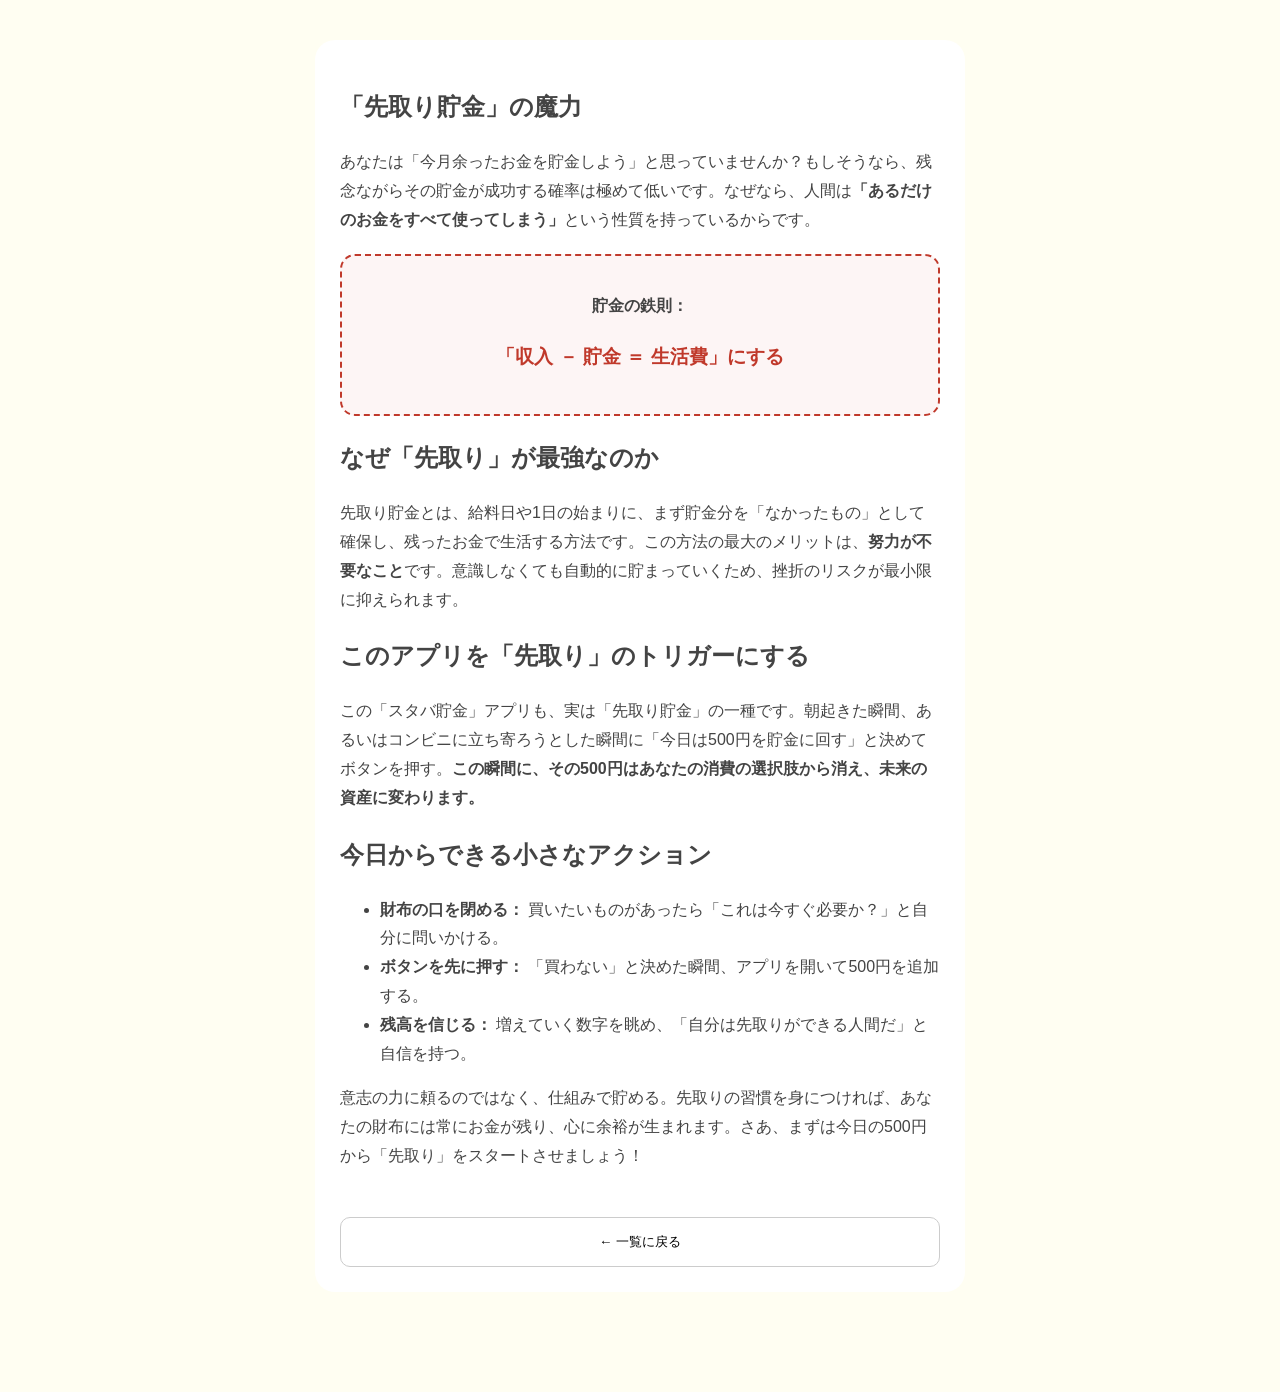
<file: saving/tips/detail3.html>
<!DOCTYPE html>
<html lang="ja">
<head>
    <meta charset="UTF-8">
    <meta name="viewport" content="width=device-width, initial-scale=1.0">
    <title>「先取り貯金」の魔力 - スタバ貯金コラム</title>
    <link rel="stylesheet" href="../../style.css">
    <style>
        .article-body { font-size: 16px; line-height: 1.8; color: #444; }
        .success-box { background: #fdf5f5; border: 2px dashed var(--accent-red); border-radius: 15px; padding: 20px; margin: 20px 0; text-align: center; }
    </style>
</head>
<body>

    <div class="page active">
        <article class="detail-content article-body">
            <h1>「先取り貯金」の魔力</h1>
            <p>あなたは「今月余ったお金を貯金しよう」と思っていませんか？もしそうなら、残念ながらその貯金が成功する確率は極めて低いです。なぜなら、人間は<strong>「あるだけのお金をすべて使ってしまう」</strong>という性質を持っているからです。</p>

            <div class="success-box">
                <p><strong>貯金の鉄則：</strong></p>
                <p style="font-size: 1.2em; font-weight: bold; color: var(--accent-red);">「収入 － 貯金 ＝ 生活費」にする</p>
            </div>

            <h2>なぜ「先取り」が最強なのか</h2>
            <p>先取り貯金とは、給料日や1日の始まりに、まず貯金分を「なかったもの」として確保し、残ったお金で生活する方法です。この方法の最大のメリットは、<strong>努力が不要なこと</strong>です。意識しなくても自動的に貯まっていくため、挫折のリスクが最小限に抑えられます。</p>

            <h2>このアプリを「先取り」のトリガーにする</h2>
            <p>この「スタバ貯金」アプリも、実は「先取り貯金」の一種です。朝起きた瞬間、あるいはコンビニに立ち寄ろうとした瞬間に「今日は500円を貯金に回す」と決めてボタンを押す。<strong>この瞬間に、その500円はあなたの消費の選択肢から消え、未来の資産に変わります。</strong></p>

            <h2>今日からできる小さなアクション</h2>
            <ul>
                <li><strong>財布の口を閉める：</strong> 買いたいものがあったら「これは今すぐ必要か？」と自分に問いかける。</li>
                <li><strong>ボタンを先に押す：</strong> 「買わない」と決めた瞬間、アプリを開いて500円を追加する。</li>
                <li><strong>残高を信じる：</strong> 増えていく数字を眺め、「自分は先取りができる人間だ」と自信を持つ。</li>
            </ul>

            <p>意志の力に頼るのではなく、仕組みで貯める。先取りの習慣を身につければ、あなたの財布には常にお金が残り、心に余裕が生まれます。さあ、まずは今日の500円から「先取り」をスタートさせましょう！</p>
            
            <button onclick="location.href='../tips/'" style="width:100%; margin-top:30px; padding:15px; border-radius:10px; border:1px solid #ccc; background:white; cursor:pointer;">
                ← 一覧に戻る
            </button>
        </article>
    </div>

</body>
</html>
</file>
<file: style.css>
:root {
    --bg-color: #fffef2;
    --accent-green: #a9d479;
    --accent-orange: #e6a23c;
    --accent-red: #c0392b;
    --accent-blue: #3498db;
    --text-color: #333333;
    --card-bg: #ffffff;
}

body {
    font-family: -apple-system, sans-serif;
    background-color: var(--bg-color);
    margin: 0;
    color: var(--text-color);
    padding-bottom: 80px;
    overflow-x: hidden;
}

/* 基本構造 */
.page { display: flex; padding: 20px; min-height: 100vh; flex-direction: column; align-items: center; box-sizing: border-box; }

/* ポータル画面 */
.portal-header { text-align: center; margin-top: 30px; margin-bottom: 30px; }
.portal-header h1 { font-size: 24px; color: var(--accent-orange); margin-bottom: 5px; }
.app-grid { display: grid; grid-template-columns: 1fr 1fr; gap: 15px; width: 100%; max-width: 500px; }
.app-card {
    background: var(--card-bg); padding: 20px; border-radius: 20px; text-align: center;
    box-shadow: 0 4px 15px rgba(0,0,0,0.05); cursor: pointer; transition: transform 0.2s;
}
.app-card:active { transform: scale(0.95); }
.app-icon { font-size: 40px; margin-bottom: 10px; display: block; }
.app-name { font-weight: bold; font-size: 14px; }

/* カウントダウンアプリ用（念のため追加） */
.countdown-list { width: 100%; margin-top: 20px; }
.countdown-item {
    background: #f9f9f9; padding: 15px; border-radius: 15px; margin-bottom: 10px;
    display: flex; justify-content: space-between; align-items: center; width: 100%; box-sizing: border-box;
}
.cd-days { font-size: 20px; font-weight: bold; color: var(--accent-blue); }

/* ナビゲーション */
.nav-menu { position: fixed; bottom: 0; left: 0; width: 100%; height: 70px; background: white; display: flex; justify-content: space-around; align-items: center; border-top: 1px solid #eee; z-index: 2000; }
.nav-item { border: none; background: none; font-size: 12px; color: #aaa; cursor: pointer; flex: 1; text-decoration: none; text-align: center; }
.nav-item.active-nav { color: var(--accent-orange); font-weight: bold; }

/* 記事用（アドセンス対策の解説ページで使います） */
.detail-content { background: white; padding: 25px; border-radius: 20px; text-align: left; max-width: 600px; width: 100%; line-height: 1.8; margin-top: 20px; }
</file>
